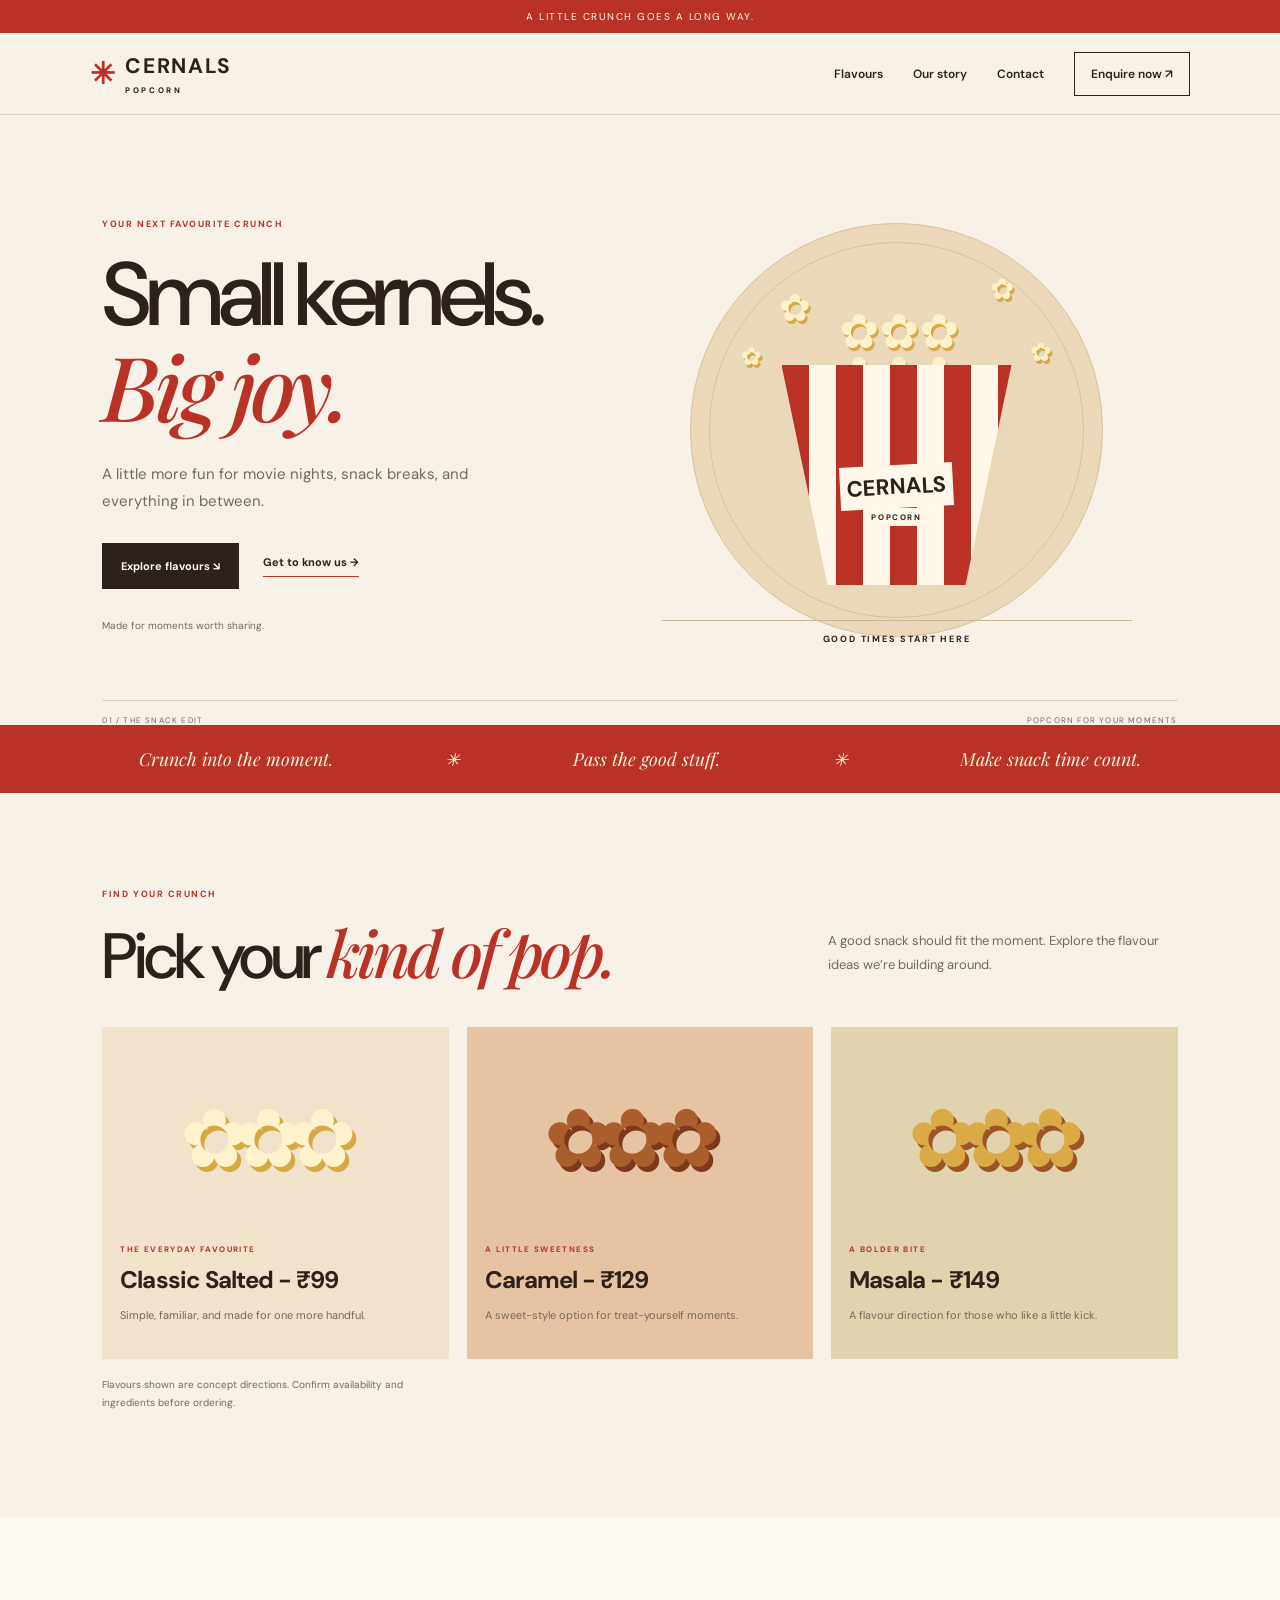
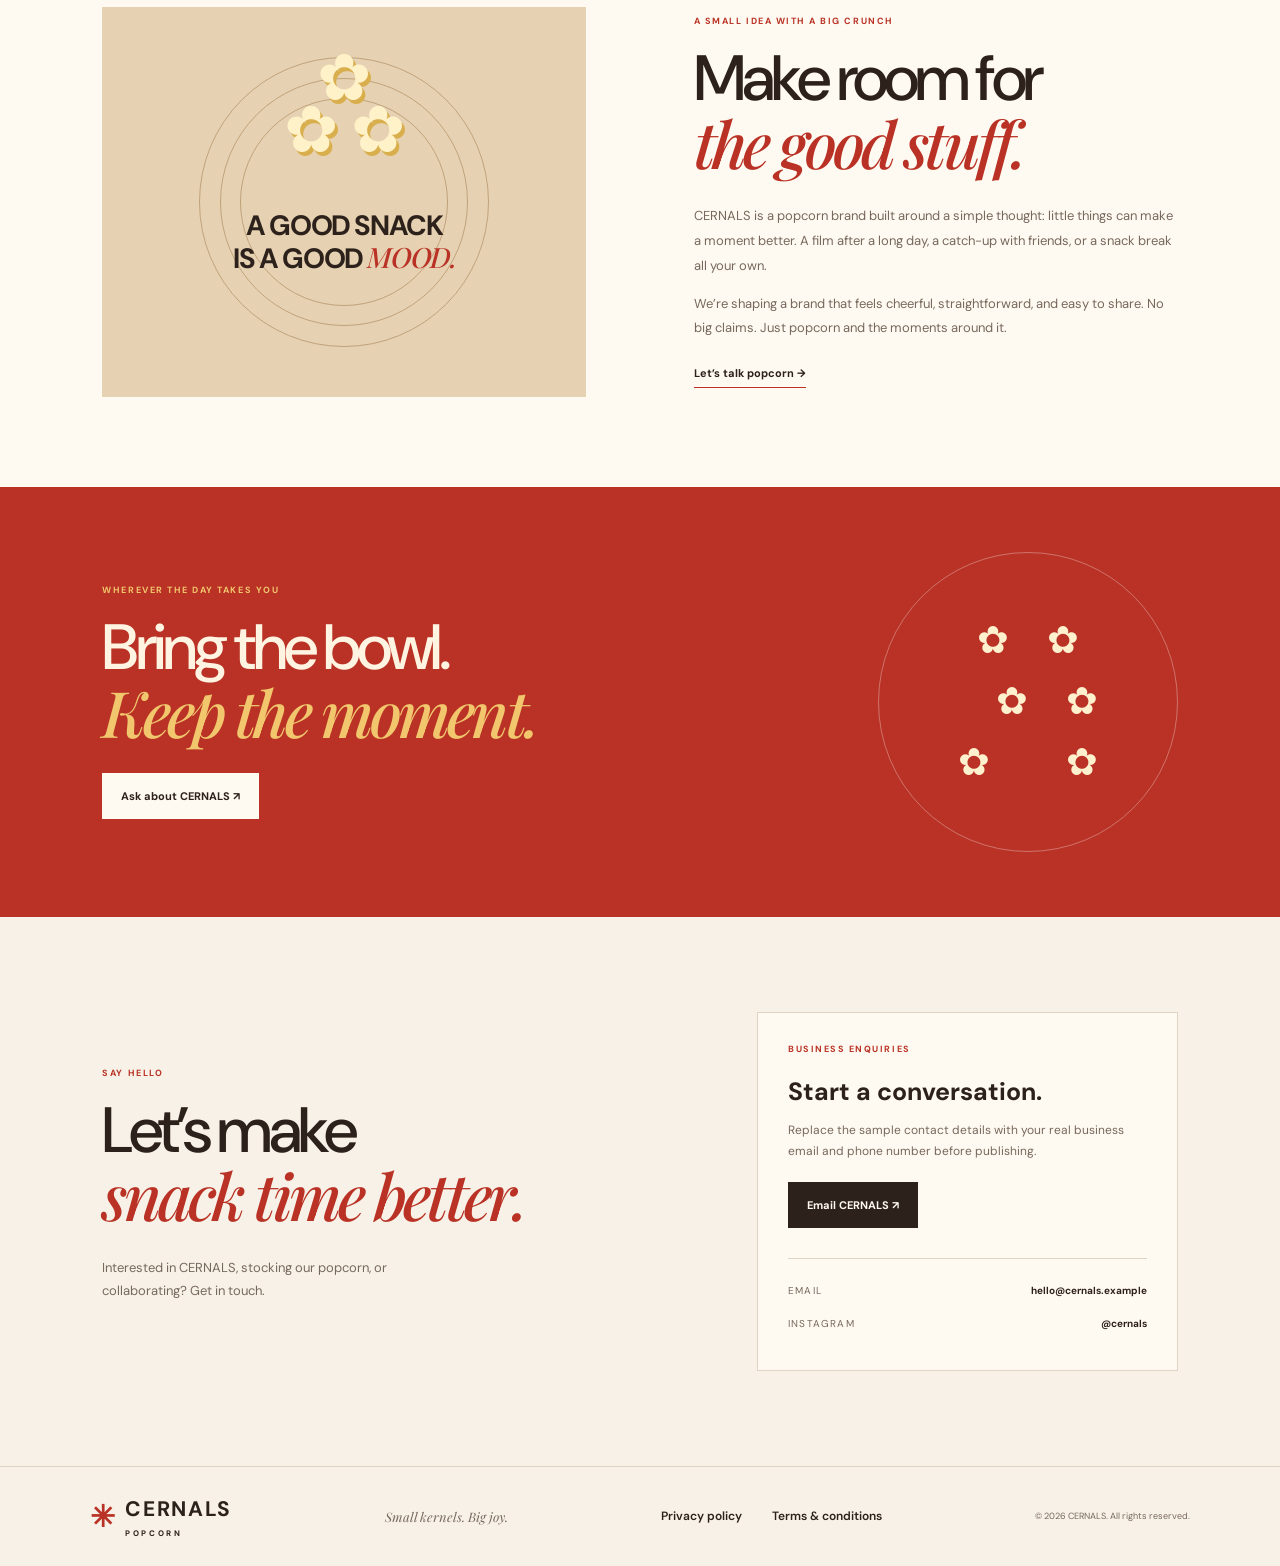
<file: index.html>
<!doctype html>
<html lang="en"><head><meta charset="utf-8"><meta name="viewport" content="width=device-width,initial-scale=1"><meta name="theme-color" content="#f7f1e7"><meta name="description" content="CERNALS Popcorn. Small kernels. Big joy."><title>CERNALS Popcorn | Small Kernels. Big Joy.</title><link rel="icon" href="assets/favicon.svg"><link rel="stylesheet" href="styles.css"></head>
<body><div class="announcement">A little crunch goes a long way.</div>
<header><a class="logo" href="index.html"><span class="kernelmark">✳</span><span>CERNALS<small>POPCORN</small></span></a><button id="menu" aria-expanded="false">Menu</button><nav id="nav"><a href="#flavours">Flavours</a><a href="#story">Our story</a><a href="#contact">Contact</a><a class="navcta" href="#contact">Enquire now ↗</a></nav></header>
<main><section class="hero"><div class="copy"><p class="eyebrow">YOUR NEXT FAVOURITE CRUNCH</p><h1>Small kernels.<br><em>Big joy.</em></h1><p class="lead">A little more fun for movie nights, snack breaks, and everything in between.</p><div class="actions"><a class="btn dark" href="#flavours">Explore flavours ↘</a><a class="under" href="#story">Get to know us →</a></div><p class="note">Made for moments worth sharing.</p></div><div class="hero-art"><div class="sun"></div><div class="pop p1">✿</div><div class="pop p2">✿</div><div class="pop p3">✿</div><div class="pop p4">✿</div><div class="tub"><div class="popped">✿ ✿ ✿<br>✿ ✿ ✿</div><div class="tubbody"><b>CERNALS</b><small>POPCORN</small></div></div><div class="artfoot">GOOD TIMES START HERE</div></div><div class="herofoot"><span>01 / THE SNACK EDIT</span><span>POPCORN FOR YOUR MOMENTS</span></div></section>
<div class="ticker"><span>Crunch into the moment.</span> ✳ <span>Pass the good stuff.</span> ✳ <span>Make snack time count.</span></div>
<section class="section" id="flavours"><div class="sectionhead"><div><p class="eyebrow">FIND YOUR CRUNCH</p><h2>Pick your <em>kind of pop.</em></h2></div><p class="muted">A good snack should fit the moment. Explore the flavour ideas we’re building around.</p></div><div class="cards"><article class="card c1"><div class="cardart"><span>✿</span><span>✿</span><span>✿</span></div><p class="eyebrow">THE EVERYDAY FAVOURITE</p><h3>Classic Salted - ₹99</h3><p>Simple, familiar, and made for one more handful.</p></article><article class="card c2"><div class="cardart"><span>✿</span><span>✿</span><span>✿</span></div><p class="eyebrow">A LITTLE SWEETNESS</p><h3>Caramel - ₹129</h3><p>A sweet-style option for treat-yourself moments.</p></article><article class="card c3"><div class="cardart"><span>✿</span><span>✿</span><span>✿</span></div><p class="eyebrow">A BOLDER BITE</p><h3>Masala - ₹149</h3><p>A flavour direction for those who like a little kick.</p></article></div><p class="small muted">Flavours shown are concept directions. Confirm availability and ingredients before ordering.</p></section>
<section class="story" id="story"><div class="storyart"><div class="rings"></div><div class="bigkernel">✿<br>✿ ✿</div><p>A GOOD SNACK<br>IS A GOOD <em>MOOD.</em></p></div><div class="storycopy"><p class="eyebrow">A SMALL IDEA WITH A BIG CRUNCH</p><h2>Make room for<br><em>the good stuff.</em></h2><p>CERNALS is a popcorn brand built around a simple thought: little things can make a moment better. A film after a long day, a catch-up with friends, or a snack break all your own.</p><p>We’re shaping a brand that feels cheerful, straightforward, and easy to share. No big claims. Just popcorn and the moments around it.</p><a class="under" href="#contact">Let’s talk popcorn →</a></div></section>
<section class="band"><div><p class="eyebrow">WHEREVER THE DAY TAKES YOU</p><h2>Bring the bowl.<br><em>Keep the moment.</em></h2><a class="btn light" href="#contact">Ask about CERNALS ↗</a></div><div class="orbit">✿　✿<br>　✿　✿<br>✿　　✿</div></section>
<section class="contact section" id="contact"><div><p class="eyebrow">SAY HELLO</p><h2>Let’s make<br><em>snack time better.</em></h2><p class="muted">Interested in CERNALS, stocking our popcorn, or collaborating? Get in touch.</p></div><div class="contactbox"><p class="eyebrow">BUSINESS ENQUIRIES</p><h3>Start a conversation.</h3><p>Replace the sample contact details with your real business email and phone number before publishing.</p><a class="btn dark" href="mailto:hello@cernals.example">Email CERNALS ↗</a><hr><div class="detail"><span>EMAIL</span><b>hello@cernals.example</b></div><div class="detail"><span>INSTAGRAM</span><b>@cernals</b></div></div></section></main>
<footer><a class="logo" href="index.html"><span class="kernelmark">✳</span><span>CERNALS<small>POPCORN</small></span></a><p>Small kernels. Big joy.</p><nav><a href="privacy.html">Privacy policy</a><a href="terms.html">Terms &amp; conditions</a></nav><span>© <span id="year"></span> CERNALS. All rights reserved.</span></footer><script src="script.js"></script></body></html>
</file>
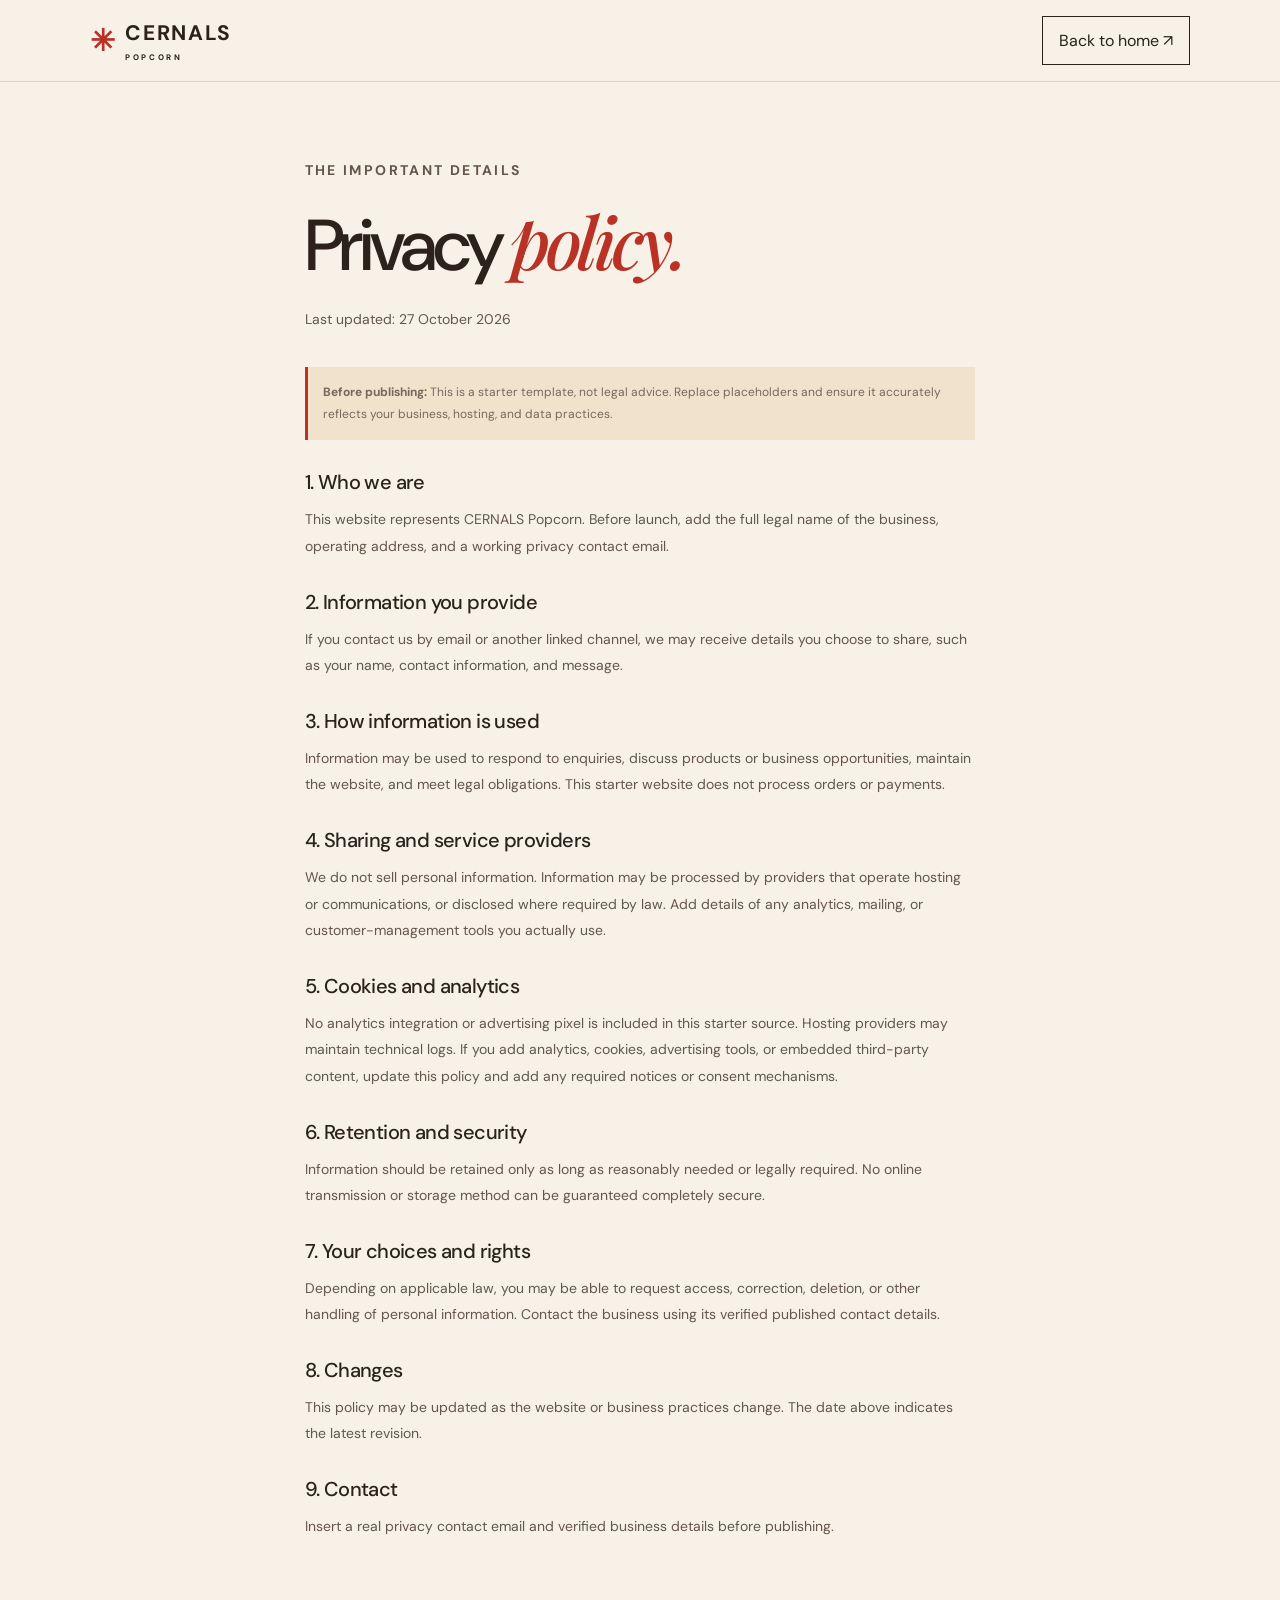
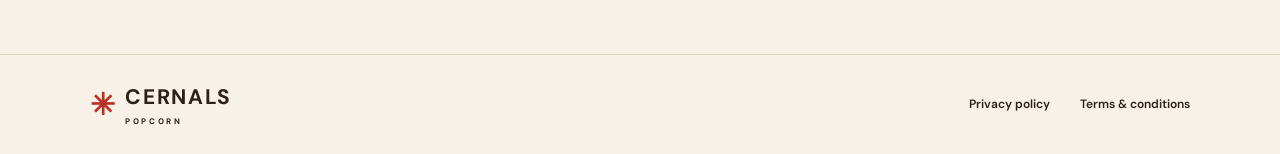
<file: privacy.html>
<!doctype html><html lang="en"><head><meta charset="utf-8"><meta name="viewport" content="width=device-width,initial-scale=1"><title>Privacy Policy | CERNALS</title><link rel="icon" href="assets/favicon.svg"><link rel="stylesheet" href="styles.css"></head><body><header><a class="logo" href="index.html"><span class="kernelmark">✳</span><span>CERNALS<small>POPCORN</small></span></a><a class="navcta" href="index.html">Back to home ↗</a></header><main class="legal"><p class="eyebrow">THE IMPORTANT DETAILS</p><h1>Privacy <em>policy.</em></h1><p class="updated">Last updated: 27 October 2026</p><div class="warning"><b>Before publishing:</b> This is a starter template, not legal advice. Replace placeholders and ensure it accurately reflects your business, hosting, and data practices.</div><h2>1. Who we are</h2><p>This website represents CERNALS Popcorn. Before launch, add the full legal name of the business, operating address, and a working privacy contact email.</p><h2>2. Information you provide</h2><p>If you contact us by email or another linked channel, we may receive details you choose to share, such as your name, contact information, and message.</p><h2>3. How information is used</h2><p>Information may be used to respond to enquiries, discuss products or business opportunities, maintain the website, and meet legal obligations. This starter website does not process orders or payments.</p><h2>4. Sharing and service providers</h2><p>We do not sell personal information. Information may be processed by providers that operate hosting or communications, or disclosed where required by law. Add details of any analytics, mailing, or customer-management tools you actually use.</p><h2>5. Cookies and analytics</h2><p>No analytics integration or advertising pixel is included in this starter source. Hosting providers may maintain technical logs. If you add analytics, cookies, advertising tools, or embedded third-party content, update this policy and add any required notices or consent mechanisms.</p><h2>6. Retention and security</h2><p>Information should be retained only as long as reasonably needed or legally required. No online transmission or storage method can be guaranteed completely secure.</p><h2>7. Your choices and rights</h2><p>Depending on applicable law, you may be able to request access, correction, deletion, or other handling of personal information. Contact the business using its verified published contact details.</p><h2>8. Changes</h2><p>This policy may be updated as the website or business practices change. The date above indicates the latest revision.</p><h2>9. Contact</h2><p>Insert a real privacy contact email and verified business details before publishing.</p></main><footer><a class="logo" href="index.html"><span class="kernelmark">✳</span><span>CERNALS<small>POPCORN</small></span></a><nav><a href="privacy.html">Privacy policy</a><a href="terms.html">Terms &amp; conditions</a></nav></footer><script src="script.js"></script></body></html>
</file>
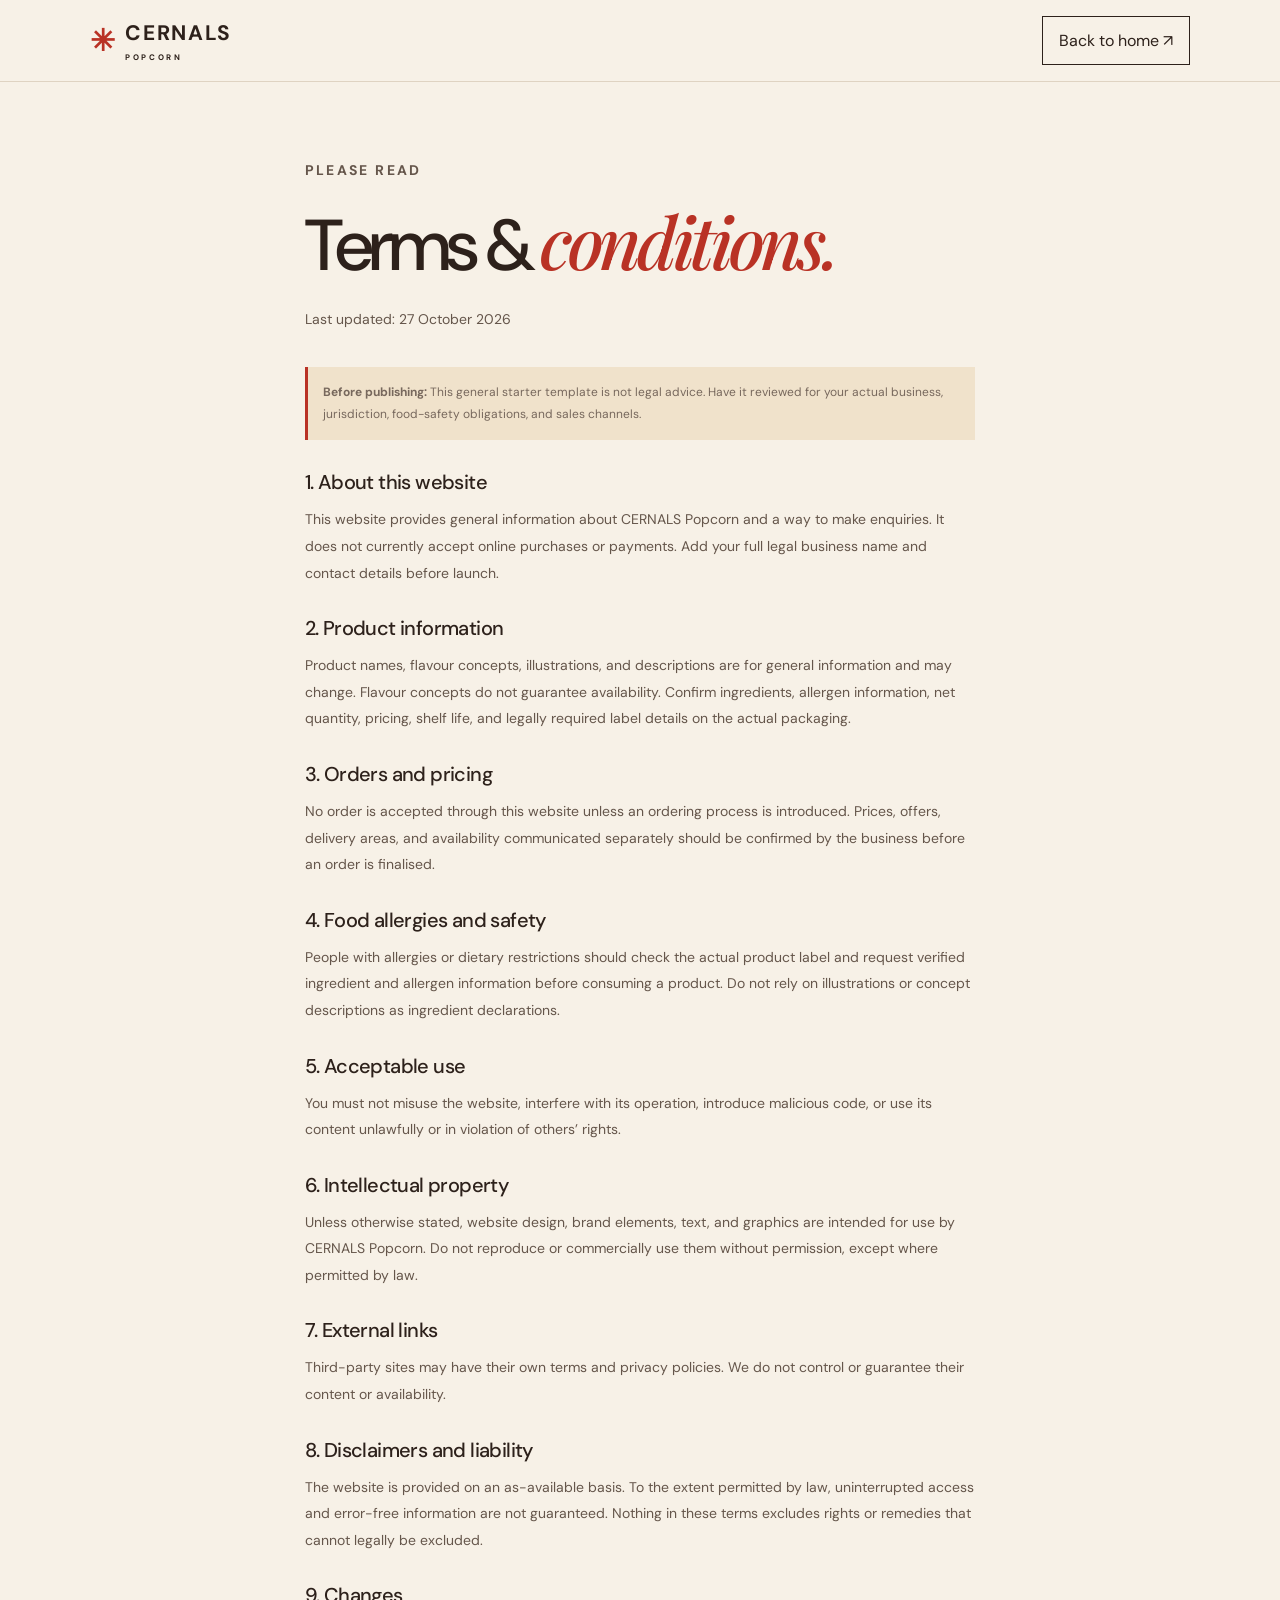
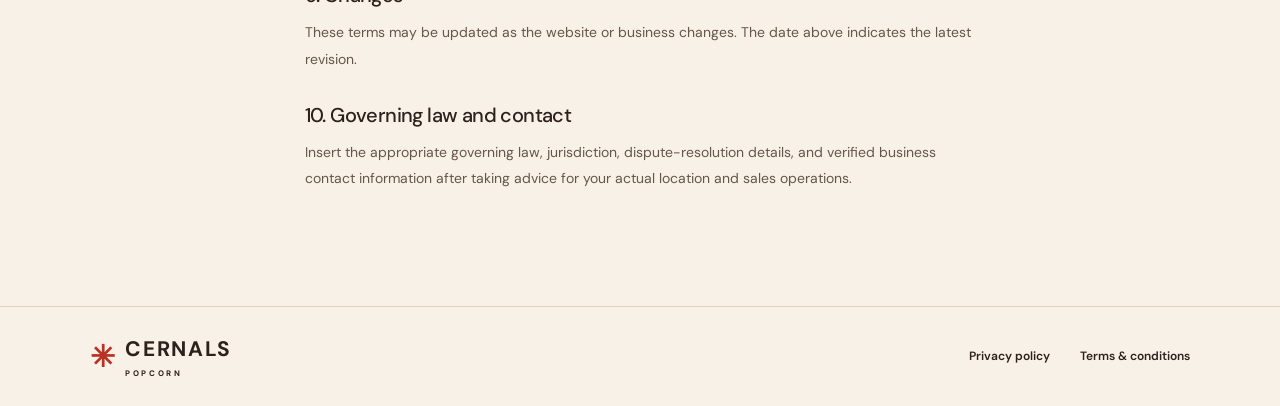
<file: terms.html>
<!doctype html><html lang="en"><head><meta charset="utf-8"><meta name="viewport" content="width=device-width,initial-scale=1"><title>Terms &amp; Conditions | CERNALS</title><link rel="icon" href="assets/favicon.svg"><link rel="stylesheet" href="styles.css"></head><body><header><a class="logo" href="index.html"><span class="kernelmark">✳</span><span>CERNALS<small>POPCORN</small></span></a><a class="navcta" href="index.html">Back to home ↗</a></header><main class="legal"><p class="eyebrow">PLEASE READ</p><h1>Terms &amp; <em>conditions.</em></h1><p class="updated">Last updated: 27 October 2026</p><div class="warning"><b>Before publishing:</b> This general starter template is not legal advice. Have it reviewed for your actual business, jurisdiction, food-safety obligations, and sales channels.</div><h2>1. About this website</h2><p>This website provides general information about CERNALS Popcorn and a way to make enquiries. It does not currently accept online purchases or payments. Add your full legal business name and contact details before launch.</p><h2>2. Product information</h2><p>Product names, flavour concepts, illustrations, and descriptions are for general information and may change. Flavour concepts do not guarantee availability. Confirm ingredients, allergen information, net quantity, pricing, shelf life, and legally required label details on the actual packaging.</p><h2>3. Orders and pricing</h2><p>No order is accepted through this website unless an ordering process is introduced. Prices, offers, delivery areas, and availability communicated separately should be confirmed by the business before an order is finalised.</p><h2>4. Food allergies and safety</h2><p>People with allergies or dietary restrictions should check the actual product label and request verified ingredient and allergen information before consuming a product. Do not rely on illustrations or concept descriptions as ingredient declarations.</p><h2>5. Acceptable use</h2><p>You must not misuse the website, interfere with its operation, introduce malicious code, or use its content unlawfully or in violation of others’ rights.</p><h2>6. Intellectual property</h2><p>Unless otherwise stated, website design, brand elements, text, and graphics are intended for use by CERNALS Popcorn. Do not reproduce or commercially use them without permission, except where permitted by law.</p><h2>7. External links</h2><p>Third-party sites may have their own terms and privacy policies. We do not control or guarantee their content or availability.</p><h2>8. Disclaimers and liability</h2><p>The website is provided on an as-available basis. To the extent permitted by law, uninterrupted access and error-free information are not guaranteed. Nothing in these terms excludes rights or remedies that cannot legally be excluded.</p><h2>9. Changes</h2><p>These terms may be updated as the website or business changes. The date above indicates the latest revision.</p><h2>10. Governing law and contact</h2><p>Insert the appropriate governing law, jurisdiction, dispute-resolution details, and verified business contact information after taking advice for your actual location and sales operations.</p></main><footer><a class="logo" href="index.html"><span class="kernelmark">✳</span><span>CERNALS<small>POPCORN</small></span></a><nav><a href="privacy.html">Privacy policy</a><a href="terms.html">Terms &amp; conditions</a></nav></footer><script src="script.js"></script></body></html>
</file>
<file: styles.css>
@import url('https://fonts.googleapis.com/css2?family=DM+Sans:wght@400;500;600;700&family=Playfair+Display:ital,wght@0,500;0,600;1,500&display=swap');
:root{--cream:#f7f1e7;--paper:#fffaf1;--red:#b93225;--ink:#2d211b;--muted:#77685d;--gold:#e4a83b;--line:#dfd3c2}*{box-sizing:border-box}html{scroll-behavior:smooth;scroll-padding-top:90px}body{margin:0;background:var(--cream);color:var(--ink);font-family:'DM Sans',Arial,sans-serif}a{color:inherit;text-decoration:none}.announcement{background:var(--red);color:#fff8ed;text-align:center;font-size:10px;letter-spacing:.15em;text-transform:uppercase;padding:10px}header{height:82px;padding:0 7%;display:flex;align-items:center;justify-content:space-between;border-bottom:1px solid var(--line);position:sticky;top:0;background:var(--cream);z-index:5}.logo{display:flex;align-items:center;gap:9px;font-weight:700;letter-spacing:.08em;font-size:21px}.logo small{display:block;font-size:8px;letter-spacing:.32em;margin-top:5px}.kernelmark{font-size:30px;color:var(--red)}header nav,footer nav{display:flex;align-items:center;gap:30px;font-size:12px;font-weight:600}header nav a:hover,footer nav a:hover{color:var(--red)}.navcta{border:1px solid var(--ink);padding:13px 16px}button{display:none;background:none;border:1px solid var(--ink);padding:10px;font:inherit}.hero{min-height:610px;padding:65px 8% 45px;display:grid;grid-template-columns:1fr 1fr;align-items:center;gap:4%;position:relative}.copy{max-width:510px}.eyebrow{font-size:9px;font-weight:700;letter-spacing:.17em;color:var(--red);margin:0 0 20px}h1,h2{font-weight:500;letter-spacing:-.06em;line-height:1;margin:0 0 24px}h1{font-size:clamp(58px,7vw,94px)}h2{font-size:clamp(42px,5vw,64px)}h1 em,h2 em,.storyart em{font-family:'Playfair Display',Georgia,serif;color:var(--red);font-weight:500}.lead{max-width:380px;color:var(--muted);font-size:15px;line-height:1.8}.actions{display:flex;align-items:center;gap:24px;margin-top:28px}.btn{display:inline-block;padding:15px 18px;font-size:11px;font-weight:700;border:1px solid transparent}.dark{background:var(--ink);color:var(--paper)}.dark:hover{background:var(--red)}.light{background:var(--paper);color:var(--ink)}.under{font-size:11px;font-weight:700;border-bottom:1px solid var(--red);padding-bottom:7px}.note{font-size:10px;color:var(--muted);margin-top:30px}.hero-art{height:430px;max-width:470px;width:100%;position:relative;display:flex;justify-content:center;align-items:center}.sun{position:absolute;width:88%;aspect-ratio:1;border-radius:50%;background:#ead8b8;border:1px solid #d7c19d}.sun:after{content:'';position:absolute;inset:18px;border:1px solid #d7c19d;border-radius:50%}.tub{position:absolute;top:150px;width:230px;height:230px;z-index:2}.popped{position:absolute;top:-55px;text-align:center;left:0;right:0;color:#fff1c9;text-shadow:2px 3px #d8a844;font-size:48px;line-height:.9;letter-spacing:-.1em}.tubbody{height:220px;background:repeating-linear-gradient(90deg,#b93225 0 27px,#fff8e9 27px 54px);clip-path:polygon(0 0,100% 0,80% 100%,20% 100%);display:flex;align-items:center;justify-content:center;flex-direction:column;padding-top:40px}.tubbody b{font-size:22px;background:#fff8e9;padding:7px;color:var(--ink);transform:rotate(-3deg)}.tubbody small{font-size:8px;letter-spacing:.2em;background:#fff8e9;padding:4px 8px;font-weight:700}.pop{position:absolute;color:#fff1c9;text-shadow:2px 3px #d8a844;font-size:38px;z-index:3}.p1{top:68px;left:25%}.p2{top:55px;right:25%;font-size:29px}.p3{top:125px;left:17%;font-size:25px}.p4{top:120px;right:17%;font-size:26px}.artfoot{position:absolute;bottom:0;left:0;right:0;border-top:1px solid #c9b79c;padding-top:12px;text-align:center;font-size:9px;letter-spacing:.2em;font-weight:700}.herofoot{position:absolute;bottom:0;left:8%;right:8%;border-top:1px solid var(--line);padding-top:14px;display:flex;justify-content:space-between;font-size:8px;letter-spacing:.15em;color:var(--muted)}.ticker{background:var(--red);color:#fff4df;display:flex;justify-content:space-evenly;align-items:center;gap:12px;padding:22px 3%;font-family:'Playfair Display',serif;font-style:italic;font-size:18px}.section{padding:95px 8%}.sectionhead{display:flex;justify-content:space-between;align-items:end;gap:30px;margin-bottom:38px}.sectionhead h2{margin:0}.muted{color:var(--muted);font-size:13px;line-height:1.8;max-width:350px}.cards{display:grid;grid-template-columns:repeat(3,1fr);gap:18px}.card{padding:17px 18px 23px;background:#f0e2cb}.c2{background:#e6c4a2}.c3{background:#e0d3ad}.cardart{height:190px;display:flex;align-items:center;justify-content:center;gap:0;overflow:hidden}.cardart span{font-size:82px;color:#fff2cc;text-shadow:4px 5px #d8a844;margin-left:-15px}.c2 .cardart span{color:#a95e2c;text-shadow:4px 5px #7e391b}.c3 .cardart span{color:#d9aa45;text-shadow:4px 5px #9d5526}.card .eyebrow{font-size:8px;margin:10px 0}.card h3{font-size:24px;letter-spacing:-.04em;margin:0 0 10px}.card>p:last-child{font-size:11px;color:var(--muted);line-height:1.7}.small{font-size:10px!important;margin-top:17px}.story{background:var(--paper);padding:90px 8%;display:grid;grid-template-columns:1fr 1fr;gap:10%;align-items:center}.storyart{height:390px;background:#e6d2b2;display:flex;align-items:center;justify-content:center;position:relative;overflow:hidden}.rings{width:290px;height:290px;border:1px solid #c1a27a;border-radius:50%;position:absolute}.rings:before,.rings:after{content:'';position:absolute;inset:20px;border:1px solid #c1a27a;border-radius:50%}.rings:after{inset:40px}.bigkernel{position:absolute;top:45px;font-size:65px;color:#fff2c9;text-shadow:3px 4px #d9ae4d;text-align:center;line-height:.8}.storyart p{position:relative;margin-top:110px;text-align:center;font-size:28px;font-weight:700;line-height:1.1;letter-spacing:-.05em}.storycopy>p:not(.eyebrow){font-size:13px;line-height:1.9;color:var(--muted)}.storycopy .under{display:inline-block;margin-top:12px}.band{background:var(--red);color:#fff4e2;padding:65px 8%;display:flex;align-items:center;justify-content:space-between;overflow:hidden;min-height:330px}.band .eyebrow{color:#f1c66d}.band h2 em{color:#f1c66d}.orbit{width:300px;height:300px;border:1px solid #ffffff50;border-radius:50%;display:grid;place-items:center;font-size:38px;color:#fff1ce;line-height:1.6;text-align:center;flex-shrink:0}.contact{display:grid;grid-template-columns:1fr .8fr;gap:12%;align-items:center}.contactbox{background:var(--paper);border:1px solid var(--line);padding:30px}.contactbox h3{font-size:25px;margin:0 0 10px}.contactbox>p:not(.eyebrow){font-size:12px;line-height:1.8;color:var(--muted)}.contactbox .btn{margin:7px 0 15px}hr{border:0;border-top:1px solid var(--line);margin:15px 0}.detail{display:flex;justify-content:space-between;gap:12px;font-size:10px;padding:10px 0}.detail span{letter-spacing:.12em;color:var(--muted)}footer{padding:28px 7%;border-top:1px solid var(--line);display:flex;align-items:center;justify-content:space-between;gap:20px;flex-wrap:wrap}footer p{font-family:'Playfair Display',serif;font-style:italic;color:var(--muted);font-size:13px}footer>span{font-size:9px;color:var(--muted)}.legal{max-width:850px;margin:auto;padding:75px 7% 100px;min-height:65vh}.legal h1{font-size:clamp(45px,6vw,72px)}.legal h2{font-family:'DM Sans',sans-serif;font-size:20px;letter-spacing:-.03em;margin:32px 0 10px}.legal p,.legal li{font-size:14px;line-height:1.9;color:#65564b}.updated{font-size:12px;color:var(--muted);margin:20px 0 35px}.warning{background:#f0e2cb;border-left:3px solid var(--red);padding:15px;font-size:12px;line-height:1.8;color:var(--muted)}
@media(max-width:760px){header{height:72px;padding:0 6%}button{display:block}header nav{display:none;position:absolute;top:71px;left:0;right:0;background:var(--cream);padding:15px 6%;flex-direction:column;align-items:stretch;gap:0;border-bottom:1px solid var(--line)}header nav.open{display:flex}header nav a{padding:13px 0;border-bottom:1px solid var(--line)}header nav .navcta{margin-top:10px;padding:13px}.hero{display:flex;flex-direction:column;align-items:stretch;padding:52px 7% 55px}.hero h1{font-size:66px}.hero-art{height:360px;margin:10px auto 0;transform:scale(.92)}.herofoot{left:7%;right:7%;font-size:7px}.ticker{flex-wrap:wrap;font-size:15px;padding:18px 5%}.section{padding:65px 7%}.sectionhead{display:block}.sectionhead .muted{margin-top:18px}.cards{grid-template-columns:1fr}.cardart{height:170px}.story{grid-template-columns:1fr;padding:65px 7%;gap:35px}.storyart{height:320px}.band{padding:55px 7%}.orbit{position:absolute;right:-190px;opacity:.3}.band>div:first-child{position:relative;z-index:1}.contact{grid-template-columns:1fr;gap:25px}.contactbox{padding:23px 19px}footer{align-items:flex-start;flex-direction:column;gap:12px}footer nav{gap:18px;flex-wrap:wrap}.legal{padding:55px 7% 75px}}
</file>
